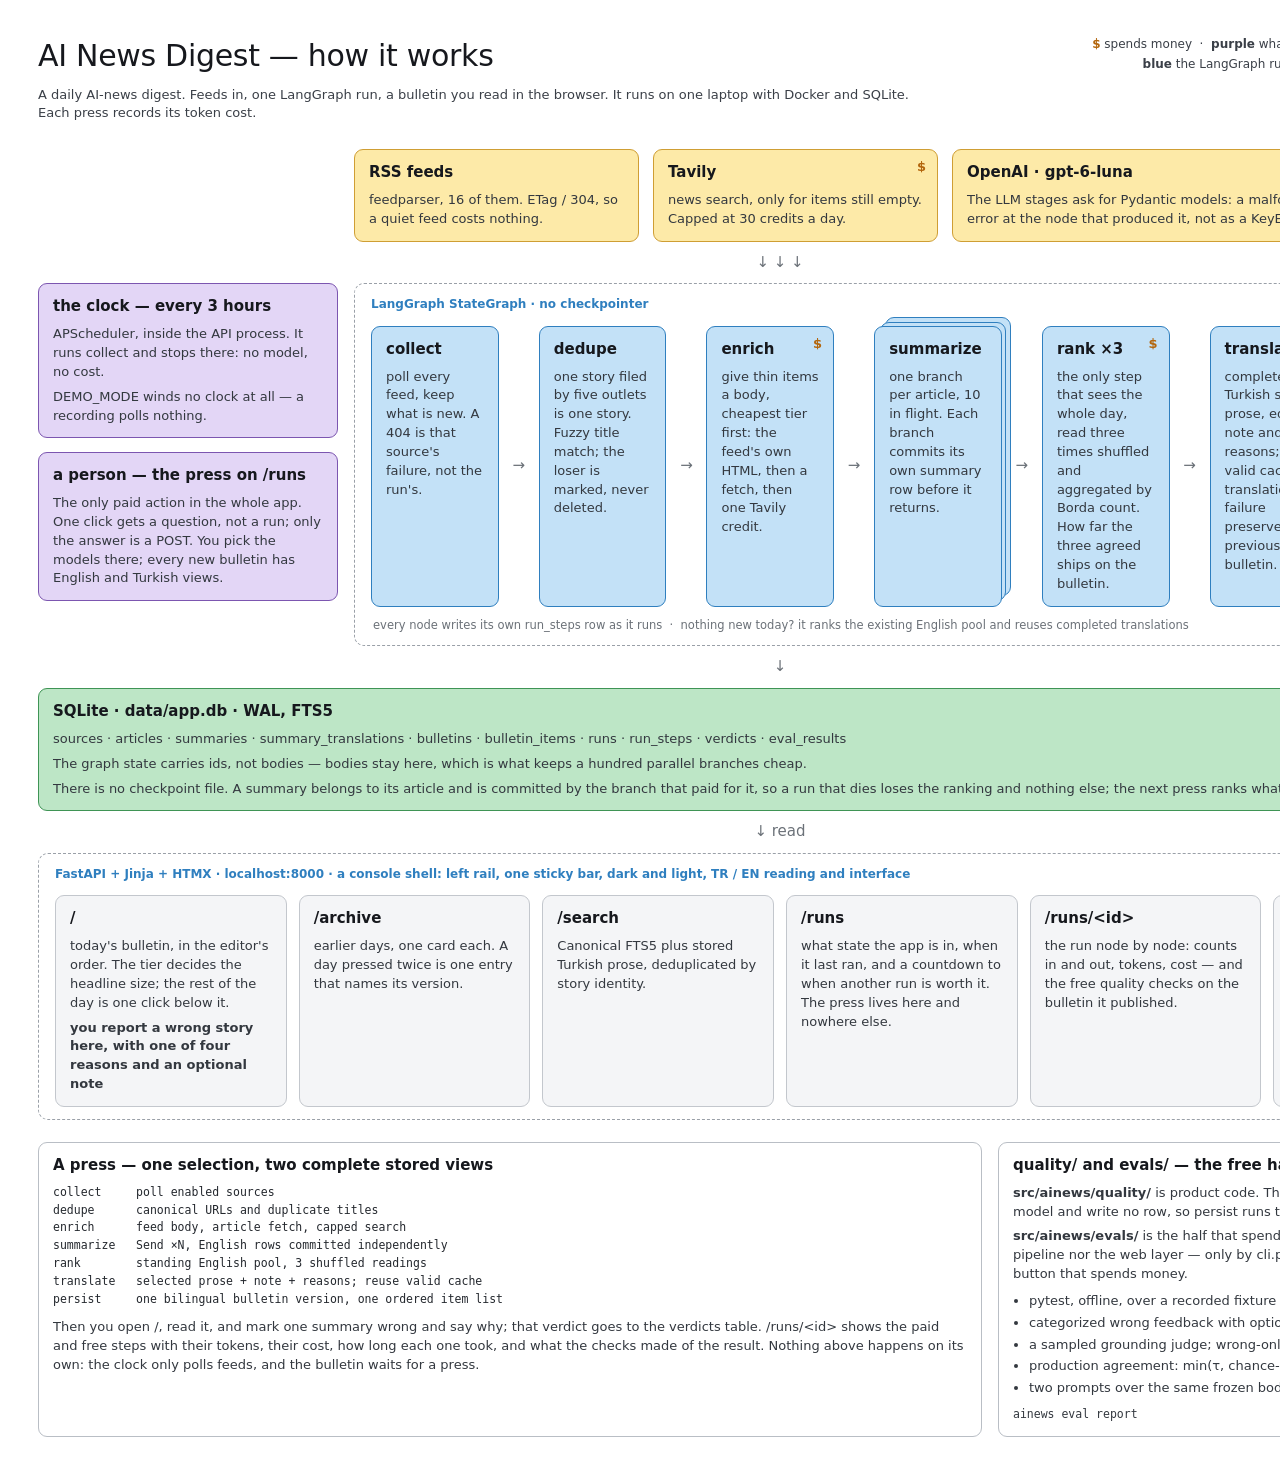
<file: docs/diagrams/architecture.html>
<!doctype html>
<html lang="en">
<head>
<meta charset="utf-8">
<title>AI News Digest — how it works</title>
<link rel="stylesheet" href="diagram.css">
<style>
  .graph-row { display: flex; gap: 12px; align-items: stretch; }
  .graph-row > .node { flex: 1; }
  .stack { position: relative; }
  .stack::before,
  .stack::after {
    content: "";
    position: absolute;
    inset: 0;
    border: 1.5px solid #2f7fbf;
    border-radius: 9px;
    background: #c3e1f7;
    z-index: -1;
  }
  .stack::before { transform: translate(10px, -10px); }
  .stack::after { transform: translate(5px, -5px); }
  .starters { display: flex; flex-direction: column; gap: 14px; flex: 0 0 300px; }
  .machine { display: flex; gap: 16px; align-items: stretch; }
  .machine > .frame { flex: 1; }
  .pages { display: grid; grid-template-columns: repeat(6, 1fr); gap: 12px; }
  .foot { display: flex; gap: 16px; margin-top: 22px; align-items: stretch; }
  .foot > .plain:first-child { flex: 1.85; }
  .foot > .plain:last-child { flex: 1; }
  .foot ul { margin: 8px 0 0; padding-left: 16px; color: #33383f; }
  .foot li { margin-bottom: 3px; }
  .outsides { display: grid; grid-template-columns: 1fr 1fr 2fr; gap: 14px; margin: 0 0 6px 316px; }
</style>
</head>
<body>

<div class="head">
  <div>
    <h1>AI News Digest — how it works</h1>
    <p class="lede">A daily AI-news digest. Feeds in, one LangGraph run, a bulletin you read in
      the browser. It runs on one laptop with Docker and SQLite. Each press records its token cost.</p>
  </div>
  <div class="legend">
    <b class="k">$</b> spends money &nbsp;·&nbsp; <b>purple</b> what starts a run &nbsp;·&nbsp;
    <b>yellow</b> outside the app<br>
    <b>blue</b> the LangGraph run &nbsp;·&nbsp; <b>green</b> storage &nbsp;·&nbsp;
    <b>grey</b> the browser
  </div>
</div>

<div class="outsides">
  <div class="box outside">
    <h3>RSS feeds</h3>
    <p>feedparser, 16 of them. ETag / 304, so a quiet feed costs nothing.</p>
  </div>
  <div class="box outside spends">
    <h3>Tavily</h3>
    <p>news search, only for items still empty. Capped at 30 credits a day.</p>
  </div>
  <div class="box outside spends">
    <h3>OpenAI · gpt-6-luna</h3>
    <p>The LLM stages ask for Pydantic models: a malformed answer fails as a
      validation error at the node that produced it, not as a KeyError three nodes later.</p>
  </div>
</div>

<div class="down">↓ ↓ ↓</div>

<div class="machine">
  <div class="starters">
    <div class="box starts">
      <h3>the clock — every 3 hours</h3>
      <p>APScheduler, inside the API process. It runs collect and stops there: no model, no cost.</p>
      <p>DEMO_MODE winds no clock at all — a recording polls nothing.</p>
    </div>
    <div class="box starts">
      <h3>a person — the press on /runs</h3>
      <p>The only paid action in the whole app. One click gets a question, not a run; only the
        answer is a POST. You pick the models there; every new bulletin has English and Turkish views.</p>
    </div>
  </div>

  <div class="frame">
    <div class="label">LangGraph StateGraph · no checkpointer</div>
    <div class="graph-row">
      <div class="box node">
        <h3>collect</h3>
        <p>poll every feed, keep what is new. A 404 is that source's failure, not the run's.</p>
      </div>
      <div class="arrow">→</div>
      <div class="box node">
        <h3>dedupe</h3>
        <p>one story filed by five outlets is one story. Fuzzy title match; the loser is marked,
          never deleted.</p>
      </div>
      <div class="arrow">→</div>
      <div class="box node spends">
        <h3>enrich</h3>
        <p>give thin items a body, cheapest tier first: the feed's own HTML, then a fetch, then
          one Tavily credit.</p>
      </div>
      <div class="arrow">→</div>
      <div class="box node stack spends">
        <h3>summarize</h3>
        <p>one branch per article, 10 in flight. Each branch commits its own summary row before
          it returns.</p>
      </div>
      <div class="arrow">→</div>
      <div class="box node spends">
        <h3>rank ×3</h3>
        <p>the only step that sees the whole day, read three times shuffled and aggregated by
          Borda count. How far the three agreed ships on the bulletin.</p>
      </div>
      <div class="arrow">→</div>
      <div class="box node spends">
        <h3>translate</h3>
        <p>complete Turkish story prose, editor note and reasons; reuse valid cached
          translations. A failure preserves the previous bulletin.</p>
      </div>
      <div class="arrow">→</div>
      <div class="box node">
        <h3>persist</h3>
        <p>publishes the day as a new <i>version</i>, not a second entry; runs the free checks
          over what it published; closes the run.</p>
      </div>
    </div>
    <p class="note">every node writes its own run_steps row as it runs &nbsp;·&nbsp; nothing new
      today? it ranks the existing English pool and reuses completed translations</p>
  </div>
</div>

<div class="down">↓</div>

<div class="box store">
  <h3>SQLite · data/app.db · WAL, FTS5</h3>
  <p>sources · articles · summaries · summary_translations · bulletins · bulletin_items · runs · run_steps · verdicts ·
    eval_results</p>
  <p>The graph state carries ids, not bodies — bodies stay here, which is what keeps a hundred
    parallel branches cheap.</p>
  <p>There is no checkpoint file. A summary belongs to its article and is committed by the branch
    that paid for it, so a run that dies loses the ranking and nothing else; the next press ranks
    what is already here.</p>
</div>

<div class="down">↓ read</div>

<div class="frame">
  <div class="label">FastAPI + Jinja + HTMX · localhost:8000 · a console shell: left rail, one
    sticky bar, dark and light, TR / EN reading and interface</div>
  <div class="pages">
    <div class="box page">
      <h3>/</h3>
      <p>today's bulletin, in the editor's order. The tier decides the headline size; the rest of
        the day is one click below it.</p>
      <p class="k">you report a wrong story here, with one of four reasons and an optional note</p>
    </div>
    <div class="box page">
      <h3>/archive</h3>
      <p>earlier days, one card each. A day pressed twice is one entry that names its version.</p>
    </div>
    <div class="box page">
      <h3>/search</h3>
      <p>Canonical FTS5 plus stored Turkish prose, deduplicated by story identity.</p>
    </div>
    <div class="box page">
      <h3>/runs</h3>
      <p>what state the app is in, when it last ran, and a countdown to when another run is worth
        it. The press lives here and nowhere else.</p>
    </div>
    <div class="box page">
      <h3>/runs/&lt;id&gt;</h3>
      <p>the run node by node: counts in and out, tokens, cost — and the free quality checks on
        the bulletin it published.</p>
    </div>
    <div class="box page">
      <h3>/sources</h3>
      <p>enable, disable or add a feed; the last thing each one said.</p>
    </div>
  </div>
</div>

<div class="foot">
  <div class="box plain">
    <h3>A press — one selection, two complete stored views</h3>
    <pre>collect     poll enabled sources
dedupe      canonical URLs and duplicate titles
enrich      feed body, article fetch, capped search
summarize   Send ×N, English rows committed independently
rank        standing English pool, 3 shuffled readings
translate   selected prose + note + reasons; reuse valid cache
persist     one bilingual bulletin version, one ordered item list</pre>
    <p style="margin-top:10px">Then you open /, read it, and mark one summary wrong and say why;
      that verdict goes to the verdicts table. /runs/&lt;id&gt; shows the paid and free steps with
      their tokens, their cost, how long each one took, and what the checks made of the result.
      Nothing above happens on its own: the clock only polls feeds, and the bulletin waits for a
      press.</p>
  </div>
  <div class="box plain">
    <h3>quality/ and evals/ — the free half and the paid half</h3>
    <p><b>src/ainews/quality/</b> is product code. The deterministic checks call no model and
      write no row, so persist runs them and /runs/&lt;id&gt; draws them.</p>
    <p><b>src/ainews/evals/</b> is the half that spends. It is imported by neither the pipeline nor
      the web layer — only by cli.py, so the app still has exactly one button that spends money.</p>
    <ul>
      <li>pytest, offline, over a recorded fixture</li>
      <li>categorized wrong feedback with optional notes</li>
      <li>a sampled grounding judge; wrong-only examples do not calibrate it</li>
      <li>production agreement: min(τ, chance-corrected Jaccard)</li>
      <li>two prompts over the same frozen bodies</li>
    </ul>
    <p class="mono" style="margin-top:8px">ainews eval report</p>
  </div>
</div>

</body>
</html>
</file>
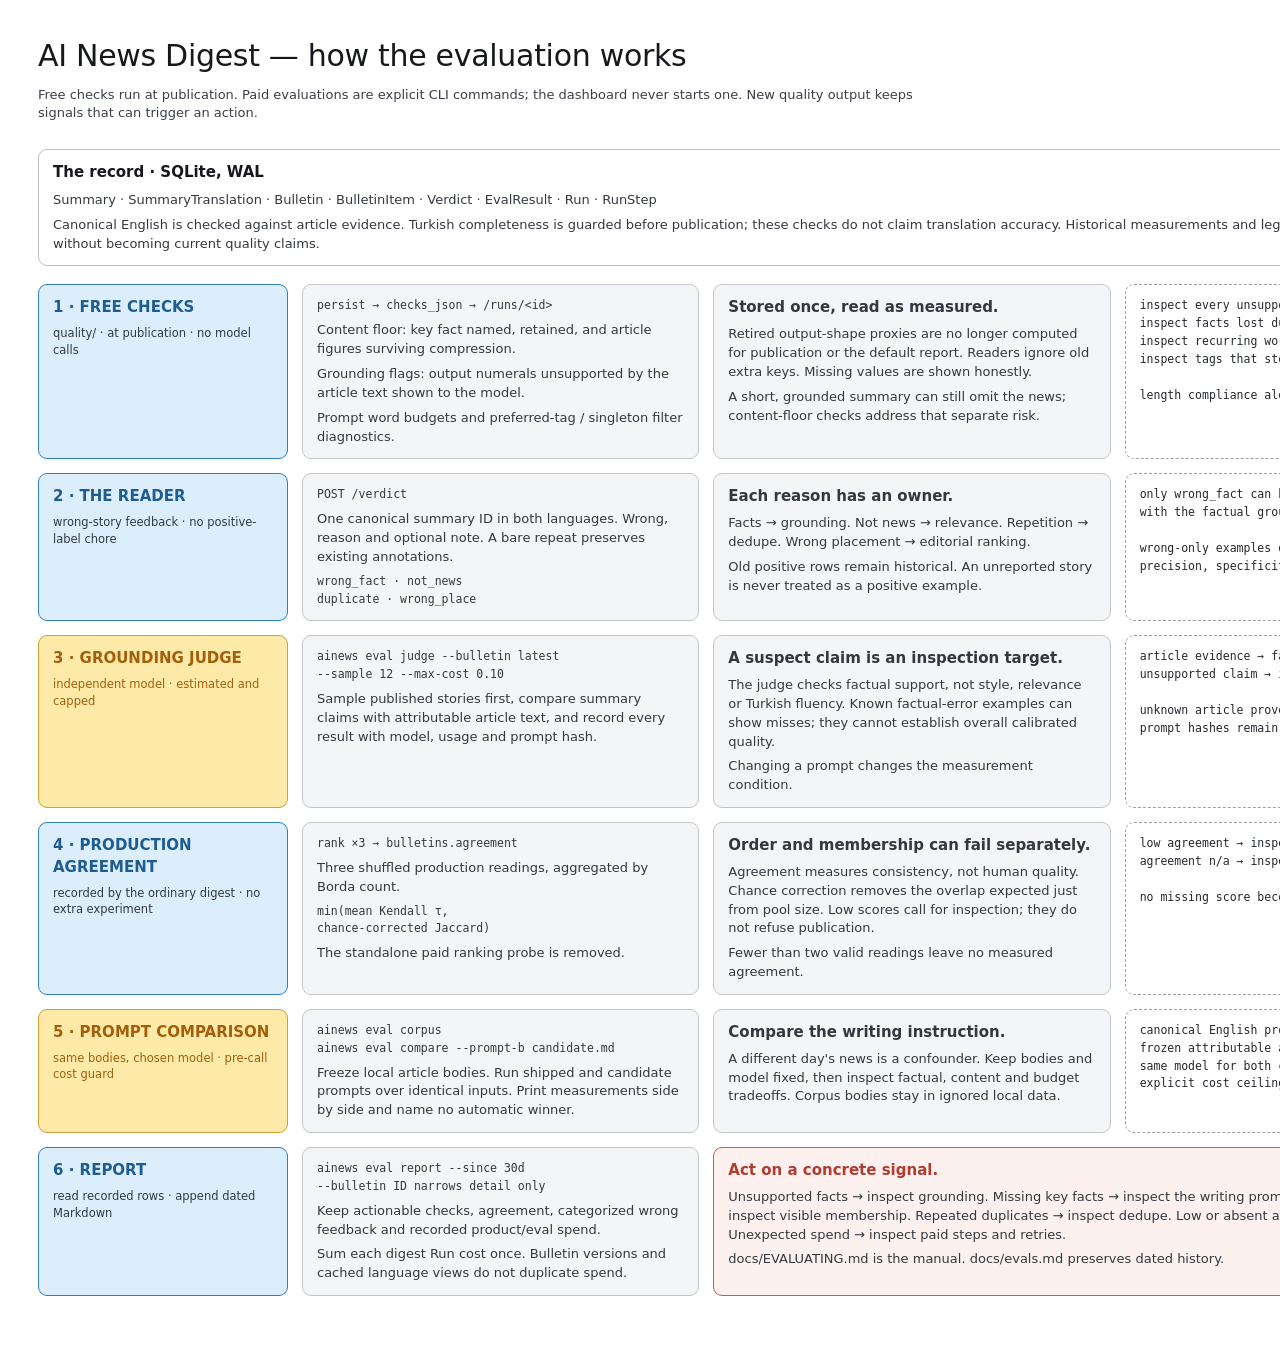
<file: docs/diagrams/eval-architecture.html>
<!doctype html>
<html lang="en">
<head>
<meta charset="utf-8">
<title>AI News Digest — how the evaluation works</title>
<link rel="stylesheet" href="diagram.css">
<style>
  .layer { display: grid; grid-template-columns: 250px 1fr 1fr 1fr; gap: 14px; margin-bottom: 14px; }
  .layer > .box { align-self: stretch; }
  .free { background: #dceefb; border-color: #2f7fbf; }
  .paid { background: #fdeaa8; border-color: #cf9e34; }
  .say { background: #f4f5f7; border-color: #c3c7cd; }
  .seen { background: #fff; border: 1.5px dashed #9aa0a8; border-radius: 9px; padding: 12px 14px; }
  .name { margin: 0 0 6px; font-size: 15px; font-weight: 600; }
  .free .name { color: #1f5c8f; }
  .paid .name { color: #a35f0b; }
  .tag { font-size: 11.5px; color: #5b6168; }
  .cost { font-size: 11.5px; color: #6b7178; margin: 0; }
  .paid .cost { color: #a35f0b; }
  .trigger { background: #fdf1f0; border-color: #d05a4e; }
  .trigger .name { color: #b23c2f; }
  .banner { margin-bottom: 18px; }
</style>
</head>
<body>
<div class="head">
  <div>
    <h1>AI News Digest — how the evaluation works</h1>
    <p class="lede">Free checks run at publication. Paid evaluations are explicit CLI commands;
      the dashboard never starts one. New quality output keeps signals that can trigger an action.</p>
  </div>
  <div class="legend"><b>blue</b> free, deterministic or recorded<br><b>yellow</b> spends money on purpose</div>
</div>
<div class="box plain banner">
  <h3>The record · SQLite, WAL</h3>
  <p>Summary · SummaryTranslation · Bulletin · BulletinItem · Verdict · EvalResult · Run · RunStep</p>
  <p>Canonical English is checked against article evidence. Turkish completeness is guarded before
    publication; these checks do not claim translation accuracy. Historical measurements and legacy
    positive verdicts stay stored without becoming current quality claims.</p>
</div>
<div class="layer">
  <div class="box free"><p class="name">1 · FREE CHECKS</p><p class="cost">quality/ · at publication · no model calls</p></div>
  <div class="box say"><p class="mono">persist → checks_json → /runs/&lt;id&gt;</p>
    <p>Content floor: key fact named, retained, and article figures surviving compression.</p>
    <p>Grounding flags: output numerals unsupported by the article text shown to the model.</p>
    <p>Prompt word budgets and preferred-tag / singleton filter diagnostics.</p></div>
  <div class="box say"><p class="name">Stored once, read as measured.</p>
    <p>Retired output-shape proxies are no longer computed for publication or the default report.
      Readers ignore old extra keys. Missing values are shown honestly.</p>
    <p>A short, grounded summary can still omit the news; content-floor checks address that separate risk.</p></div>
  <div class="seen"><pre>inspect every unsupported numeral
inspect facts lost during compression
inspect recurring word-budget overruns
inspect tags that stop grouping stories

length compliance alone proves no quality</pre></div>
</div>
<div class="layer">
  <div class="box free"><p class="name">2 · THE READER</p><p class="cost">wrong-story feedback · no positive-label chore</p></div>
  <div class="box say"><p class="mono">POST /verdict</p><p>One canonical summary ID in both languages.
    Wrong, reason and optional note. A bare repeat preserves existing annotations.</p>
    <p class="mono">wrong_fact · not_news<br>duplicate · wrong_place</p></div>
  <div class="box say"><p class="name">Each reason has an owner.</p>
    <p>Facts → grounding. Not news → relevance. Repetition → dedupe. Wrong placement → editorial ranking.</p>
    <p>Old positive rows remain historical. An unreported story is never treated as a positive example.</p></div>
  <div class="seen"><pre>only wrong_fact can be compared
with the factual grounding judge

wrong-only examples do not establish
precision, specificity or calibration</pre></div>
</div>
<div class="layer">
  <div class="box paid"><p class="name">3 · GROUNDING JUDGE</p><p class="cost">independent model · estimated and capped</p></div>
  <div class="box say"><p class="mono">ainews eval judge --bulletin latest<br>--sample 12 --max-cost 0.10</p>
    <p>Sample published stories first, compare summary claims with attributable article text,
      and record every result with model, usage and prompt hash.</p></div>
  <div class="box say"><p class="name">A suspect claim is an inspection target.</p>
    <p>The judge checks factual support, not style, relevance or Turkish fluency. Known factual-error
      examples can show misses; they cannot establish overall calibrated quality.</p>
    <p>Changing a prompt changes the measurement condition.</p></div>
  <div class="seen"><pre>article evidence → factual claims
unsupported claim → inspect the story

unknown article provenance is identified
prompt hashes remain on recorded rows</pre></div>
</div>
<div class="layer">
  <div class="box free"><p class="name">4 · PRODUCTION AGREEMENT</p><p class="cost">recorded by the ordinary digest · no extra experiment</p></div>
  <div class="box say"><p class="mono">rank ×3 → bulletins.agreement</p>
    <p>Three shuffled production readings, aggregated by Borda count.</p>
    <p class="mono">min(mean Kendall τ,<br>chance-corrected Jaccard)</p>
    <p>The standalone paid ranking probe is removed.</p></div>
  <div class="box say"><p class="name">Order and membership can fail separately.</p>
    <p>Agreement measures consistency, not human quality. Chance correction removes the overlap
      expected just from pool size. Low scores call for inspection; they do not refuse publication.</p>
    <p>Fewer than two valid readings leave no measured agreement.</p></div>
  <div class="seen"><pre>low agreement → inspect order and selection
agreement n/a → inspect failed rank calls

no missing score becomes a successful one</pre></div>
</div>
<div class="layer">
  <div class="box paid"><p class="name">5 · PROMPT COMPARISON</p><p class="cost">same bodies, chosen model · pre-call cost guard</p></div>
  <div class="box say"><p class="mono">ainews eval corpus<br>ainews eval compare --prompt-b candidate.md</p>
    <p>Freeze local article bodies. Run shipped and candidate prompts over identical inputs.
      Print measurements side by side and name no automatic winner.</p></div>
  <div class="box say"><p class="name">Compare the writing instruction.</p>
    <p>A different day's news is a confounder. Keep bodies and model fixed, then inspect factual,
      content and budget tradeoffs. Corpus bodies stay in ignored local data.</p></div>
  <div class="seen"><pre>canonical English prompt
frozen attributable article text
same model for both candidates
explicit cost ceiling before calls</pre></div>
</div>
<div class="layer">
  <div class="box free"><p class="name">6 · REPORT</p><p class="cost">read recorded rows · append dated Markdown</p></div>
  <div class="box say"><p class="mono">ainews eval report --since 30d<br>--bulletin ID narrows detail only</p>
    <p>Keep actionable checks, agreement, categorized wrong feedback and recorded product/eval spend.</p>
    <p>Sum each digest Run cost once. Bulletin versions and cached language views do not duplicate spend.</p></div>
  <div class="box trigger" style="grid-column:span 2"><p class="name">Act on a concrete signal.</p>
    <p>Unsupported facts → inspect grounding. Missing key facts → inspect the writing prompt.
      Phantom topic counts → inspect visible membership. Repeated duplicates → inspect dedupe.
      Low or absent agreement → inspect ranking. Unexpected spend → inspect paid steps and retries.</p>
    <p>docs/EVALUATING.md is the manual. docs/evals.md preserves dated history.</p></div>
</div>
</body>
</html>
</file>
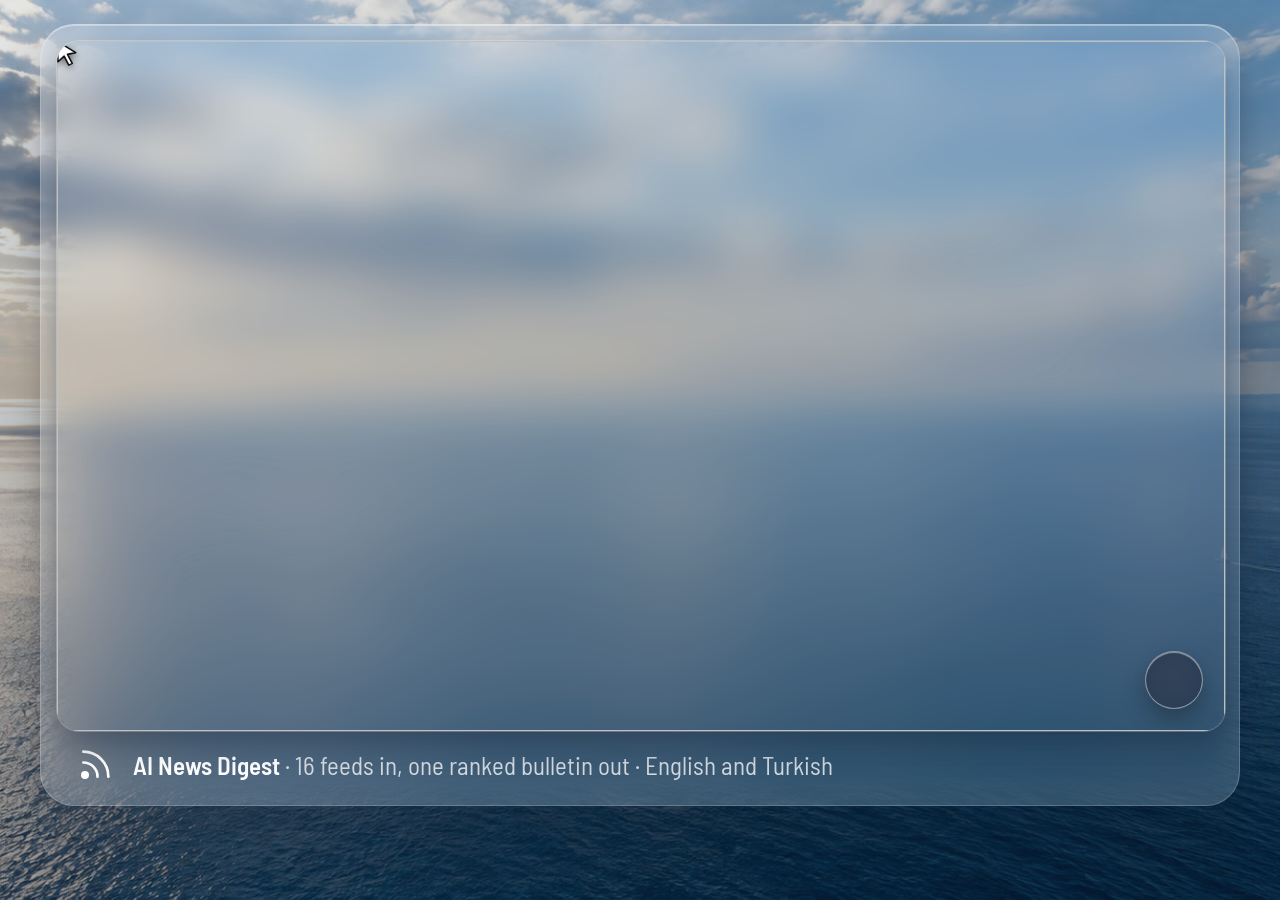
<file: docs/media/src/hero.html>
<!doctype html>
<html lang="en">
<head>
<meta charset="utf-8">
<title>AI News Digest — the app</title>
<link rel="stylesheet" href="glass.css">
<style>
  :root { --w: 1280px; --h: 830px; }

  .card { left: 40px; top: 24px; width: 1200px; height: 782px; padding: 16px; }

  /* The app is captured at 1320 × 780 CSS px and drawn at 1168 wide. */
  .screen {
    position: relative; width: 1168px; height: 690px;
    border-radius: 22px; overflow: hidden;
    box-shadow: 0 0 0 1px rgba(255, 255, 255, 0.25), 0 14px 30px rgba(8, 20, 40, 0.35);
  }
  .screen img { position: absolute; inset: 0; width: 100%; height: 100%; }

  .caption {
    position: absolute; right: 22px; bottom: 22px;
    height: 58px; padding: 0 28px; display: flex; align-items: center;
    font-size: 25px; font-weight: 500; color: #fff;
    background: rgba(28, 40, 58, 0.62);
    border: 1.5px solid rgba(255, 255, 255, 0.45);
    border-radius: 999px;
    backdrop-filter: blur(14px) saturate(1.3);
    box-shadow: inset 0 1px 0 rgba(255, 255, 255, 0.4), 0 10px 24px rgba(0, 0, 0, 0.3);
  }

  .cursor { position: absolute; width: 30px; height: 30px; margin: -3px 0 0 -5px; filter: drop-shadow(0 2px 3px rgba(0,0,0,0.45)); }
  .ripple { position: absolute; width: 44px; height: 44px; margin: -22px 0 0 -22px; border-radius: 50%; border: 3px solid rgba(255,255,255,0.9); opacity: 0; }

  .foot { display: flex; align-items: center; gap: 18px; height: 60px; padding: 8px 10px 0 18px; font-size: 25px; }
  .foot .soft { color: var(--ink-soft); }
  .foot b { font-weight: 600; }
</style>
</head>
<body>
<div class="sea"></div>

<div class="glass card">
  <div class="screen" id="screen">
    <img id="a" alt=""><img id="b" alt="">
    <div class="ripple" id="ripple"></div>
    <svg class="cursor" id="cursor" viewBox="0 0 24 24"><path d="M4 2.5l15 9.2-6.6 1.4 3.8 7.2-2.8 1.4-3.7-7.2L4.8 19z" fill="#fff" stroke="#111" stroke-width="1.3" stroke-linejoin="round"/></svg>
    <div class="caption" id="caption"></div>
  </div>
  <div class="foot">
    <svg width="40" height="40" viewBox="0 0 24 24" fill="none" stroke="#fff" stroke-width="1.6" stroke-linecap="round"><path d="M5 4a15 15 0 0 1 15 15"/><path d="M5 10.5a8.5 8.5 0 0 1 8.5 8.5"/><circle cx="6" cy="18" r="1.6" fill="#fff"/></svg>
    <div><b>AI News Digest</b> <span class="soft">· 16 feeds in, one ranked bulletin out · English and Turkish</span></div>
  </div>
</div>

<script>
const SCALE = 1168 / 1320;
const a = document.getElementById("a"), b = document.getElementById("b");

async function load(img, src) {
  if (!src) { img.removeAttribute("src"); return; }
  if (img.dataset.src === src) return;
  img.src = src; img.dataset.src = src;
  await img.decode();
}

// One frame of the storyboard scripts/readme_media.py wrote: the app frame,
// the one it is fading from, the cursor in the app's own CSS pixels, and the
// caption for the scene.
window.setFrame = async function (f) {
  await load(a, f.prev || f.img);
  await load(b, f.img);
  a.style.opacity = 1;
  b.style.opacity = f.prev ? f.alpha : 1;
  const cur = document.getElementById("cursor");
  cur.style.display = f.cursor ? "block" : "none";
  if (f.cursor) {
    cur.style.left = `${f.cursor[0] * SCALE}px`;
    cur.style.top = `${f.cursor[1] * SCALE}px`;
    cur.style.transform = f.down ? "scale(0.86)" : "";
  }
  const rip = document.getElementById("ripple");
  rip.style.opacity = f.ripple ? 1 - f.ripple : 0;
  if (f.cursor) {
    rip.style.left = `${f.cursor[0] * SCALE}px`;
    rip.style.top = `${f.cursor[1] * SCALE}px`;
    rip.style.transform = `scale(${0.4 + (f.ripple || 0) * 1.2})`;
  }
  const cap = document.getElementById("caption");
  cap.textContent = f.caption || "";
  cap.style.opacity = f.caption ? (f.captionAlpha ?? 1) : 0;
};
</script>
</body>
</html>
</file>
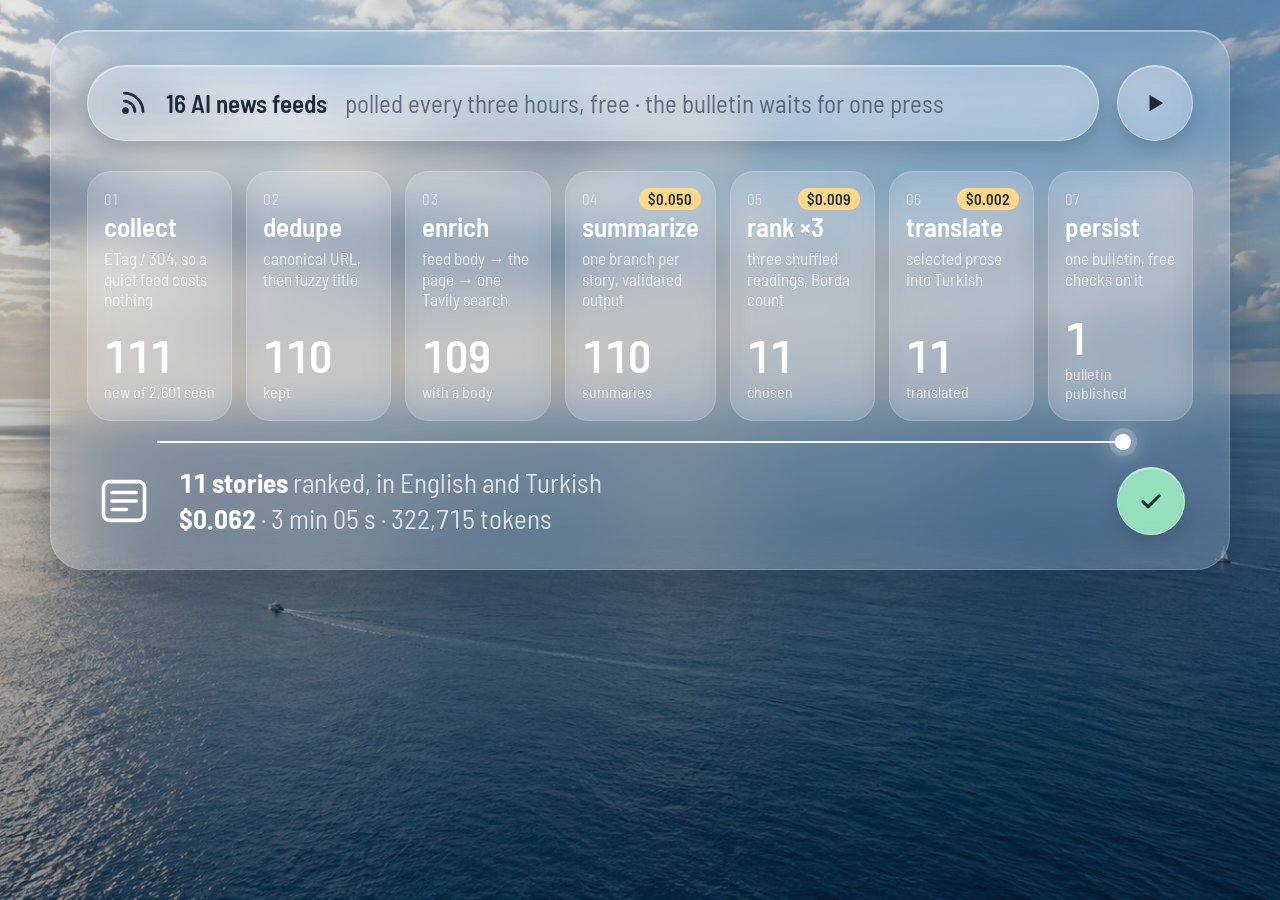
<file: docs/media/src/pipeline.html>
<!doctype html>
<html lang="en">
<head>
<meta charset="utf-8">
<title>AI News Digest — one press</title>
<link rel="stylesheet" href="glass.css">
<style>
  :root { --w: 1280px; --h: 600px; }

  .card { left: 50px; top: 30px; width: 1180px; height: 540px; padding: 34px 36px; }

  .top { display: flex; gap: 18px; align-items: center; }
  .top .pill { flex: 1; height: 76px; display: flex; align-items: center; gap: 18px; padding: 0 30px; font-size: 25px; }
  .top .pill svg { flex: none; }
  .top .pill b { font-weight: 600; }
  .top .pill span { color: rgba(29, 42, 58, 0.62); }
  .top .round { width: 76px; height: 76px; flex: none; transform-origin: center; }

  .nodes { display: grid; grid-template-columns: repeat(7, 1fr); gap: 14px; margin-top: 30px; }
  .node {
    position: relative;
    height: 250px;
    padding: 18px 16px;
    border-radius: 24px;
    background: rgba(236, 242, 250, 0.10);
    border: 1.5px solid rgba(255, 255, 255, 0.16);
    backdrop-filter: blur(14px);
    display: flex; flex-direction: column;
  }
  .node .ix { font-size: 15px; color: var(--ink-faint); letter-spacing: 0.04em; }
  .node .name { font-size: 27px; font-weight: 600; margin-top: 2px; }
  .node .desc { font-size: 17px; line-height: 1.22; color: var(--ink-soft); margin-top: 6px; }
  .node .out { margin-top: auto; }
  .node .big { font-size: 46px; font-weight: 600; line-height: 1; }
  .node .lbl { font-size: 16px; color: var(--ink-soft); margin-top: 4px; min-height: 20px; }
  .node .cost {
    position: absolute; top: 16px; right: 14px;
    font-size: 15px; font-weight: 600; color: var(--ink-dark);
    background: var(--money); border-radius: 999px; padding: 2px 9px;
  }

  .track { position: relative; height: 34px; margin-top: 4px; }
  .track .line { position: absolute; left: 70px; right: 70px; top: 16px; height: 2px; background: rgba(255, 255, 255, 0.22); border-radius: 2px; }
  .track .fill { position: absolute; left: 70px; top: 16px; height: 2px; background: rgba(255, 255, 255, 0.9); border-radius: 2px; }
  .track .dot {
    position: absolute; top: 9px; width: 16px; height: 16px; margin-left: -8px; border-radius: 50%;
    background: #fff; box-shadow: 0 0 0 6px rgba(255, 255, 255, 0.18), 0 0 24px rgba(255, 255, 255, 0.9);
  }

  .bottom { display: flex; align-items: center; gap: 26px; margin-top: 6px; padding: 0 8px; }
  .bottom .lines { font-size: 27px; line-height: 1.32; }
  .bottom .lines b { font-weight: 700; }
  .bottom .lines .soft { color: var(--ink-soft); }
  .bottom .round { width: 68px; height: 68px; margin-left: auto; }
</style>
</head>
<body>
<div class="sea"></div>

<div class="glass card">
  <div class="top">
    <div class="pill">
      <svg width="30" height="30" viewBox="0 0 24 24" fill="none" stroke="#1d2a3a" stroke-width="2.2" stroke-linecap="round"><path d="M5 4a15 15 0 0 1 15 15"/><path d="M5 10.5a8.5 8.5 0 0 1 8.5 8.5"/><circle cx="6" cy="18" r="1.6" fill="#1d2a3a"/></svg>
      <b>16 AI news feeds</b><span>polled every three hours, free · the bulletin waits for one press</span>
    </div>
    <div class="round" id="press">
      <svg width="26" height="26" viewBox="0 0 24 24"><path d="M7 4.5v15l12.5-7.5z" fill="#1d2a3a"/></svg>
    </div>
  </div>

  <div class="nodes" id="nodes"></div>
  <div class="track"><div class="line"></div><div class="fill" id="fill"></div><div class="dot" id="dot"></div></div>

  <div class="bottom" id="bottom">
    <svg width="58" height="58" viewBox="0 0 24 24" fill="none" stroke="#fff" stroke-width="1.5" stroke-linecap="round" stroke-linejoin="round"><rect x="3.5" y="4" width="17" height="16" rx="2.5"/><path d="M7 8.5h10M7 12h10M7 15.5h6"/></svg>
    <div class="lines">
      <div><b class="num" id="stories">11 stories</b> <span class="soft">ranked, in English and Turkish</span></div>
      <div class="soft"><b class="num" style="color:#fff" id="cost">$0.062</b> · <span class="num" id="took">3 min 05 s</span> · <span class="num">322,715 tokens</span></div>
    </div>
    <div class="round" id="done">
      <svg width="28" height="28" viewBox="0 0 24 24" fill="none" stroke="#1d2a3a" stroke-width="2.6" stroke-linecap="round" stroke-linejoin="round"><path d="M5 12.5l4.5 4.5L19 7.5"/></svg>
    </div>
  </div>
</div>

<script>
// The numbers are one real press, copied from its /runs/<id> page: run
// 6fd7e741, 2026-10-23, gpt-6-luna on every paid node. They are written in
// rather than queried because the picture is of that press, not of whatever
// database renders it.
const RUN = {
  nodes: [
    { name: "collect",   desc: "ETag / 304, so a quiet feed costs nothing", big: 111, lbl: "new of 2,601 seen" },
    { name: "dedupe",    desc: "canonical URL, then fuzzy title",          big: 110, lbl: "kept" },
    { name: "enrich",    desc: "feed body → the page → one Tavily search",  big: 109, lbl: "with a body" },
    { name: "summarize", desc: "one branch per story, validated output",   big: 110, lbl: "summaries", cost: "$0.050" },
    { name: "rank ×3",   desc: "three shuffled readings, Borda count",     big: 11,  lbl: "chosen", cost: "$0.009" },
    { name: "translate", desc: "selected prose into Turkish",               big: 11,  lbl: "translated", cost: "$0.002" },
    { name: "persist",   desc: "one bulletin, free checks on it",          big: 1,   lbl: "bulletin published" },
  ],
};

const host = document.getElementById("nodes");
const els = RUN.nodes.map((n, i) => {
  const d = document.createElement("div");
  d.className = "node";
  d.innerHTML =
    `<div class="ix">0${i + 1}</div><div class="name">${n.name}</div><div class="desc">${n.desc}</div>` +
    (n.cost ? `<div class="cost num">${n.cost}</div>` : "") +
    `<div class="out"><div class="big num">—</div><div class="lbl">${n.lbl}</div></div>`;
  host.appendChild(d);
  return d;
});

const clamp = (x, a = 0, b = 1) => Math.min(b, Math.max(a, x));
const ease = (x) => 1 - Math.pow(1 - clamp(x), 3);
const START = 1.0, STEP = 1.0, END = START + STEP * RUN.nodes.length, TOTAL = 12.0;

function centres() {
  const base = host.getBoundingClientRect().left;
  return els.map((e) => { const r = e.getBoundingClientRect(); return r.left - base + r.width / 2; });
}
const C = centres();

// Deterministic: the capture script calls render(t) for every frame, so the
// GIF is the same file however slow the machine that rendered it.
window.render = function (t) {
  const out = clamp((t - (TOTAL - 0.6)) / 0.6); // fade back to the start for the loop
  const press = document.getElementById("press");
  const p = clamp((t - 0.45) / 0.35);
  press.style.transform = `scale(${1 - 0.14 * Math.sin(Math.PI * p)})`;
  press.style.background = p > 0 && p < 1 ? "rgba(255,255,255,0.75)" : "";

  els.forEach((e, i) => {
    const a = START + i * STEP;
    const local = (t - a) / STEP;
    const active = local >= 0 && local < 1;
    const seen = local >= 0;
    const k = ease(local / 0.6);
    const big = e.querySelector(".big");
    big.textContent = seen ? Math.round(RUN.nodes[i].big * k).toLocaleString("en-US") : "—";
    e.style.opacity = (seen ? 1 : 0.55) * (1 - out) + 0.55 * out;
    e.style.transform = `translateY(${active ? -8 * Math.sin(Math.PI * clamp(local * 1.6)) : 0}px)`;
    e.style.background = active ? "rgba(236,242,250,0.30)" : seen ? "rgba(236,242,250,0.16)" : "rgba(236,242,250,0.08)";
    e.style.borderColor = active ? "rgba(255,255,255,0.7)" : "rgba(255,255,255,0.18)";
    const cost = e.querySelector(".cost");
    if (cost) cost.style.opacity = seen ? clamp(local * 3) * (1 - out) : 0;
    if (out > 0) big.textContent = out < 1 ? big.textContent : "—";
  });

  const run = clamp((t - START) / (END - START - 0.5));
  const span = C[C.length - 1] - C[0];
  const x = C[0] + span * run;
  document.getElementById("dot").style.left = `${x}px`;
  document.getElementById("dot").style.opacity = (t > START - 0.2 ? 1 : 0) * (1 - out);
  document.getElementById("fill").style.width = `${Math.max(0, x - 70)}px`;
  document.getElementById("fill").style.opacity = 1 - out;

  const fin = ease((t - END) / 0.6) * (1 - out);
  document.getElementById("bottom").style.opacity = 0.25 + 0.75 * fin;
  const done = document.getElementById("done");
  done.style.background = fin > 0.5 ? "rgba(159,240,196,0.85)" : "";
  done.style.transform = `scale(${1 + 0.12 * Math.sin(Math.PI * clamp((t - END) / 0.5))})`;
};
window.DURATION = TOTAL;
window.render(END + 1);
</script>
</body>
</html>
</file>
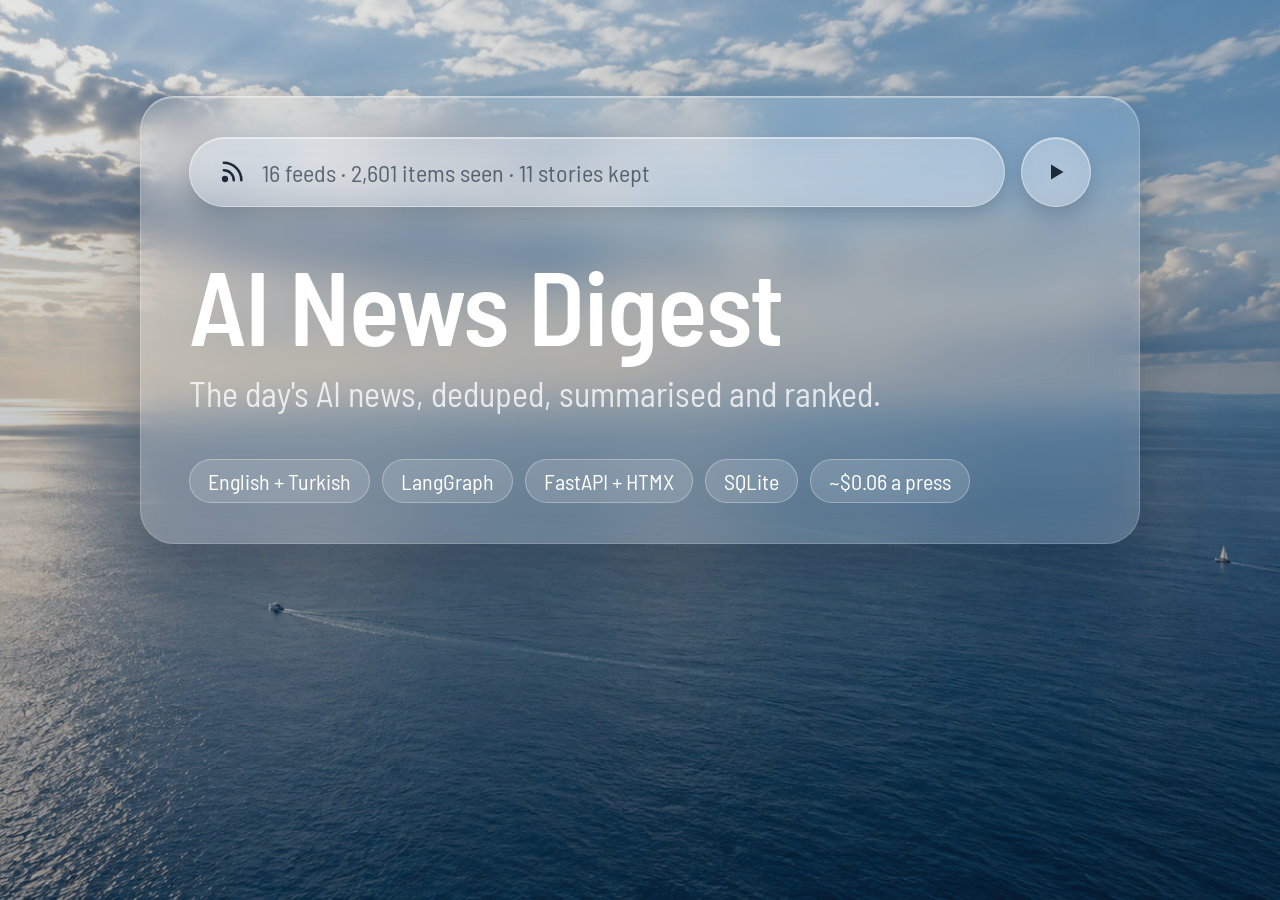
<file: docs/media/src/social.html>
<!doctype html>
<html lang="en">
<head>
<meta charset="utf-8">
<title>AI News Digest — social preview</title>
<link rel="stylesheet" href="glass.css">
<style>
  /* GitHub's social preview: 1280 × 640, uploaded by hand under Settings. */
  :root { --w: 1280px; --h: 640px; }
  .card { left: 140px; top: 96px; width: 1000px; height: 448px; padding: 40px 48px; display: flex; flex-direction: column; }
  .top { display: flex; gap: 16px; align-items: center; }
  .top .pill { flex: 1; height: 70px; display: flex; align-items: center; gap: 16px; padding: 0 28px; font-size: 24px; color: rgba(29, 42, 58, 0.66); }
  .top .round { width: 70px; height: 70px; }
  h1 { font-size: 104px; font-weight: 600; line-height: 1; margin-top: 46px; letter-spacing: -0.01em; }
  p { font-size: 34px; color: var(--ink-soft); margin-top: 16px; }
  .stack { display: flex; gap: 12px; margin-top: auto; }
  .stack span { font-size: 22px; padding: 8px 18px; border-radius: 999px; background: rgba(255, 255, 255, 0.14); border: 1.5px solid rgba(255, 255, 255, 0.3); }
</style>
</head>
<body>
<div class="sea"></div>
<div class="glass card">
  <div class="top">
    <div class="pill">
      <svg width="28" height="28" viewBox="0 0 24 24" fill="none" stroke="#1d2a3a" stroke-width="2.2" stroke-linecap="round"><path d="M5 4a15 15 0 0 1 15 15"/><path d="M5 10.5a8.5 8.5 0 0 1 8.5 8.5"/><circle cx="6" cy="18" r="1.6" fill="#1d2a3a"/></svg>
      16 feeds · 2,601 items seen · 11 stories kept
    </div>
    <div class="round"><svg width="24" height="24" viewBox="0 0 24 24"><path d="M7 4.5v15l12.5-7.5z" fill="#1d2a3a"/></svg></div>
  </div>
  <h1>AI News Digest</h1>
  <p>The day's AI news, deduped, summarised and ranked.</p>
  <div class="stack"><span>English + Turkish</span><span>LangGraph</span><span>FastAPI + HTMX</span><span>SQLite</span><span>~$0.06 a press</span></div>
</div>
</body>
</html>
</file>
<file: docs/diagrams/diagram.css>
/* The two diagrams in docs/. Rendered to PNG by scripts/diagrams.py.

   The picture is HTML rather than a drawing tool's file so that changing a
   sentence in it is an edit and a diff, the way every other document here is.
   The palette is the diagram's own and deliberately not `theme.css`: this is a
   drawing on white paper for a README, not a screen in the application, and
   borrowing the product's dark tokens would make it read as a screenshot of
   something. */

* {
  box-sizing: border-box;
}

body {
  margin: 0;
  padding: 34px 38px 40px;
  width: 1560px;
  background: #fff;
  color: #16181d;
  font: 13px/1.45 "Segoe UI", "Inter", system-ui, sans-serif;
  -webkit-font-smoothing: antialiased;
}

h1 {
  margin: 0;
  font-size: 30px;
  font-weight: 400;
  letter-spacing: -0.01em;
}

.lede {
  margin: 8px 0 0;
  max-width: 900px;
  color: #3a3f47;
}

.head {
  display: flex;
  justify-content: space-between;
  align-items: flex-start;
  gap: 40px;
  margin-bottom: 26px;
}

.legend {
  text-align: right;
  font-size: 12px;
  color: #3a3f47;
  line-height: 1.7;
}

.legend b {
  font-weight: 600;
}

/* -- boxes ---------------------------------------------------------------- */

.box {
  position: relative;
  border: 1.5px solid;
  border-radius: 9px;
  padding: 12px 14px;
}

.box h3 {
  margin: 0 0 7px;
  font-size: 15px;
  font-weight: 600;
}

.box p {
  margin: 0 0 6px;
  color: #33383f;
}

.box p:last-child {
  margin-bottom: 0;
}

.outside {
  background: #fdeaa8;
  border-color: #cf9e34;
}

.starts {
  background: #e3d6f6;
  border-color: #7c56b0;
}

.node {
  background: #c3e1f7;
  border-color: #2f7fbf;
}

.store {
  background: #bde6c6;
  border-color: #3f9455;
}

.page {
  background: #f4f5f7;
  border-color: #c3c7cd;
}

.plain {
  background: #fff;
  border-color: #b9bec5;
}

/* The dollar mark. One glyph, top right, on anything that can spend. */
.spends::after {
  content: "$";
  position: absolute;
  top: 8px;
  right: 11px;
  font-weight: 700;
  color: #b3660d;
}

.frame {
  border: 1.5px dashed #9aa0a8;
  border-radius: 10px;
  padding: 16px 16px 12px;
}

.frame > .label {
  margin: -4px 0 12px;
  font-size: 12px;
  font-weight: 600;
  color: #2f7fbf;
}

.note {
  margin: 10px 2px 0;
  font-size: 11.5px;
  color: #6b7178;
}

.row {
  display: flex;
  gap: 14px;
  align-items: stretch;
}

.row > * {
  flex: 1;
}

.arrow {
  flex: 0 0 16px;
  align-self: center;
  color: #6b7178;
  font-size: 15px;
  text-align: center;
}

.down {
  margin: 10px 0;
  text-align: center;
  color: #6b7178;
  font-size: 15px;
}

.mono,
pre {
  font-family: "Cascadia Mono", "Consolas", "DejaVu Sans Mono", monospace;
  font-size: 11.5px;
  line-height: 1.55;
}

pre {
  margin: 0;
  white-space: pre;
  color: #24282e;
}

.k {
  color: #b3660d;
  font-weight: 600;
}
</file>
<file: docs/media/src/glass.css>
/* The README's look, and only the README's: frosted glass over a sea photo.
   The app's own palette lives in theme.css; these pages are a frame around it,
   so nothing here is shared with the product and nothing in the product reads
   this file. Rendered by scripts/readme_media.py. */

@import url("https://fonts.googleapis.com/css2?family=Barlow+Semi+Condensed:wght@400;500;600;700&display=block");

:root {
  --ink: #ffffff;
  --ink-soft: rgba(255, 255, 255, 0.78);
  --ink-faint: rgba(255, 255, 255, 0.56);
  --ink-dark: #1d2a3a;
  --glass: rgba(236, 242, 250, 0.16);
  --glass-strong: rgba(236, 242, 250, 0.32);
  --rim: rgba(255, 255, 255, 0.42);
  --rim-soft: rgba(255, 255, 255, 0.22);
  --money: #ffd88a;
  --ok: #9ff0c4;
}

* { box-sizing: border-box; margin: 0; padding: 0; }

html, body {
  width: var(--w);
  height: var(--h);
  overflow: hidden;
  font-family: "Barlow Semi Condensed", "Arial Narrow", sans-serif;
  color: var(--ink);
  -webkit-font-smoothing: antialiased;
}

.sea {
  position: absolute;
  inset: 0;
  background: url("sea.jpg") center / cover no-repeat;
}

/* The photo's sky is bright; a slow fall to navy keeps white type legible
   wherever a card lands on it. */
.sea::after {
  content: "";
  position: absolute;
  inset: 0;
  background: linear-gradient(180deg, rgba(20, 36, 60, 0.10) 0%, rgba(14, 28, 50, 0.38) 100%);
}

.glass {
  position: absolute;
  background: var(--glass);
  border: 1.5px solid var(--rim-soft);
  border-top-color: var(--rim);
  border-radius: 34px;
  backdrop-filter: blur(22px) saturate(1.25);
  box-shadow:
    inset 0 1px 0 rgba(255, 255, 255, 0.35),
    inset 0 -18px 40px rgba(255, 255, 255, 0.05),
    0 30px 60px rgba(8, 20, 40, 0.28);
}

.pill, .round {
  background: var(--glass-strong);
  border: 1.5px solid var(--rim);
  backdrop-filter: blur(16px) saturate(1.2);
  box-shadow: inset 0 1px 0 rgba(255, 255, 255, 0.5), 0 8px 20px rgba(8, 20, 40, 0.18);
  color: var(--ink-dark);
}

.pill { border-radius: 999px; }
.round { border-radius: 50%; display: grid; place-items: center; }

.num { font-variant-numeric: tabular-nums; }
</file>
